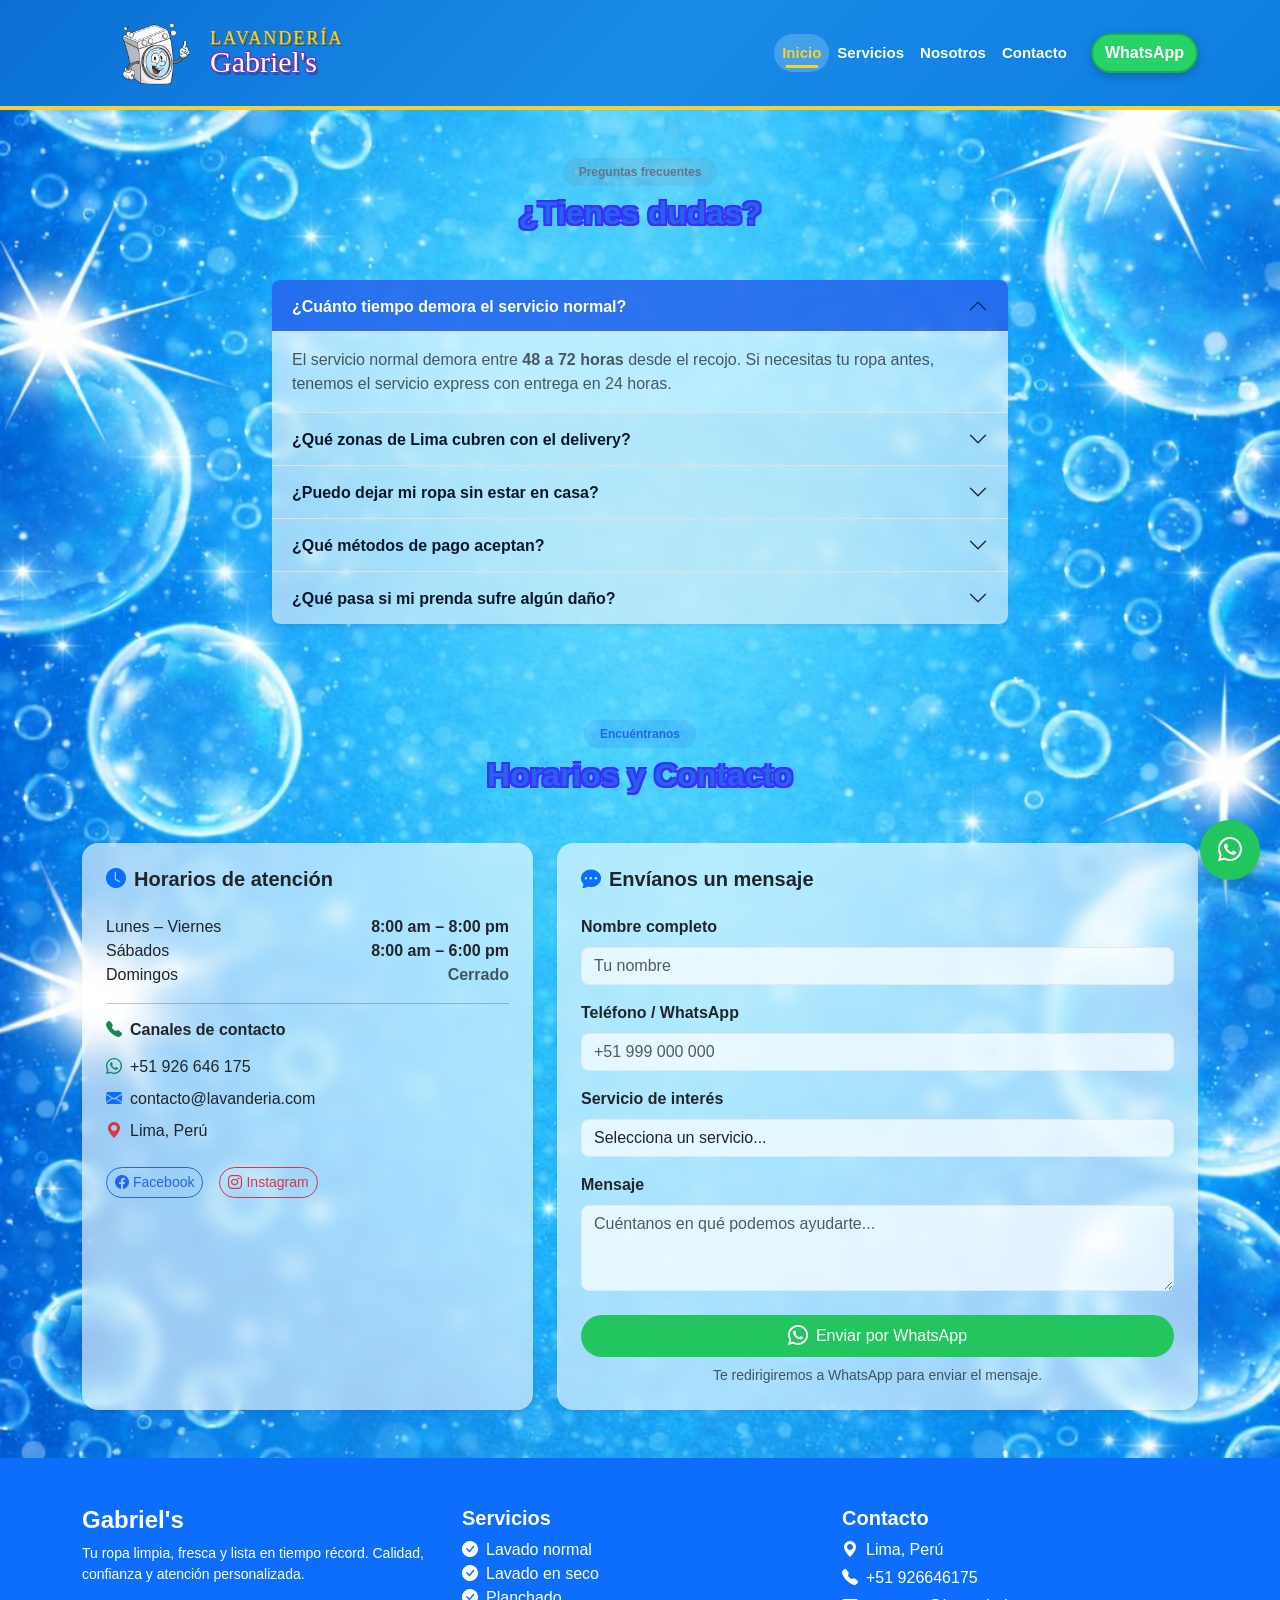
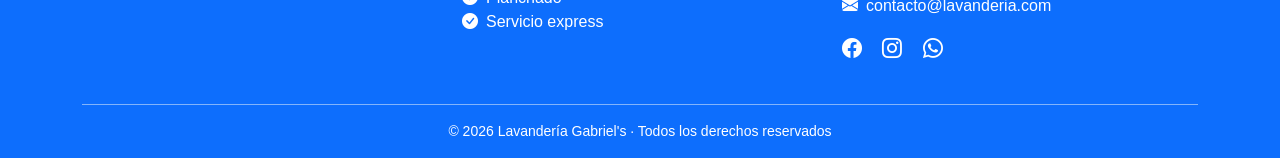
<file: contacto.html>
<!DOCTYPE html>
<html lang="es">

<head>
    <meta charset="UTF-8">
    <meta name="viewport" content="width=device-width, initial-scale=1.0">
    <title>Contacto</title>

    <link href="https://cdn.jsdelivr.net/npm/bootstrap@5.3.8/dist/css/bootstrap.min.css" rel="stylesheet"
        integrity="sha384-sRIl4kxILFvY47J16cr9ZwB07vP4J8+LH7qKQnuqkuIAvNWLzeN8tE5YBujZqJLB" crossorigin="anonymous">

    <link rel="stylesheet" href="https://cdn.jsdelivr.net/npm/bootstrap-icons@1.13.1/font/bootstrap-icons.min.css">

    <link rel="stylesheet" href="styles.css">
</head>

<body>

    <nav class="navbar navbar-expand-lg lavanav">
        <div class="container">

            <a class="navbar-brand d-flex align-items-center gap-2" href="index.html">
                <img src="img/logotipo01.png" alt="logo" width="120">
                <div class="d-flex flex-column">
                    <span class="brand-top">Lavandería</span>
                    <span class="brand-name">Gabriel's</span>
                </div>
            </a>

            <button class="navbar-toggler" type="button" data-bs-toggle="collapse" data-bs-target="#menu">
                <span class="navbar-toggler-icon"></span>
            </button>

            <div class="collapse navbar-collapse" id="menu">
                <ul class="navbar-nav ms-auto">
                    <li class="nav-item">
                        <a class="nav-link active" href="index.html">Inicio</a>
                    </li>
                    <li class="nav-item">
                        <a class="nav-link" href="servicios.html">Servicios</a>
                    </li>
                    <li class="nav-item">
                        <a class="nav-link" href="nosotros.html">Nosotros</a>
                    </li>
                    <li class="nav-item">
                        <a class="nav-link" href="contacto.html">Contacto</a>
                    </li>
                </ul>

                <a href="https://wa.me/51926646175"
                    class="btn btn-success btn-whatsapp ms-3 d-flex align-items-center gap-2">
                    WhatsApp
                </a>
            </div>

        </div>
    </nav>


    <!-- ════════════════ FAQ ════════════════ -->
    <section id="faq" class="py-5">
        <div class="container">
            <div class="text-center mb-5">
                <span class="badge bg-secondary-subtle text-secondary rounded-pill px-3 py-2 mb-2">Preguntas
                    frecuentes</span>
                <h2 class="fw-bold">¿Tienes dudas?</h2>
            </div>

            <div class="row justify-content-center">
                <div class="col-lg-8">
                    <div class="accordion accordion-flush shadow-sm rounded-3 overflow-hidden" id="faqAccordion">

                        <div class="accordion-item border-0 border-bottom">
                            <h2 class="accordion-header">
                                <button class="accordion-button fw-semibold" type="button" data-bs-toggle="collapse"
                                    data-bs-target="#faq1">
                                    ¿Cuánto tiempo demora el servicio normal?
                                </button>
                            </h2>
                            <div id="faq1" class="accordion-collapse collapse show" data-bs-parent="#faqAccordion">
                                <div class="accordion-body text-muted">
                                    El servicio normal demora entre <strong>48 a 72 horas</strong> desde el recojo. Si
                                    necesitas tu ropa antes, tenemos el servicio express con entrega en 24 horas.
                                </div>
                            </div>
                        </div>

                        <div class="accordion-item border-0 border-bottom">
                            <h2 class="accordion-header">
                                <button class="accordion-button fw-semibold collapsed" type="button"
                                    data-bs-toggle="collapse" data-bs-target="#faq2">
                                    ¿Qué zonas de Lima cubren con el delivery?
                                </button>
                            </h2>
                            <div id="faq2" class="accordion-collapse collapse" data-bs-parent="#faqAccordion">
                                <div class="accordion-body text-muted">
                                    Actualmente cubrimos los distritos de San Borja, Miraflores, Surco, San Isidro, La
                                    Molina, Pueblo Libre y distritos aledaños. Consúltanos por WhatsApp si tu zona no
                                    está en la lista.
                                </div>
                            </div>
                        </div>

                        <div class="accordion-item border-0 border-bottom">
                            <h2 class="accordion-header">
                                <button class="accordion-button fw-semibold collapsed" type="button"
                                    data-bs-toggle="collapse" data-bs-target="#faq3">
                                    ¿Puedo dejar mi ropa sin estar en casa?
                                </button>
                            </h2>
                            <div id="faq3" class="accordion-collapse collapse" data-bs-parent="#faqAccordion">
                                <div class="accordion-body text-muted">
                                    Sí. Coordinamos con portería o conserjería del edificio para el recojo y entrega.
                                    Solo avísanos con anticipación.
                                </div>
                            </div>
                        </div>

                        <div class="accordion-item border-0 border-bottom">
                            <h2 class="accordion-header">
                                <button class="accordion-button fw-semibold collapsed" type="button"
                                    data-bs-toggle="collapse" data-bs-target="#faq4">
                                    ¿Qué métodos de pago aceptan?
                                </button>
                            </h2>
                            <div id="faq4" class="accordion-collapse collapse" data-bs-parent="#faqAccordion">
                                <div class="accordion-body text-muted">
                                    Aceptamos efectivo, transferencia bancaria, Yape y Plin. El pago se realiza al
                                    momento de la entrega.
                                </div>
                            </div>
                        </div>

                        <div class="accordion-item border-0">
                            <h2 class="accordion-header">
                                <button class="accordion-button fw-semibold collapsed" type="button"
                                    data-bs-toggle="collapse" data-bs-target="#faq5">
                                    ¿Qué pasa si mi prenda sufre algún daño?
                                </button>
                            </h2>
                            <div id="faq5" class="accordion-collapse collapse" data-bs-parent="#faqAccordion">
                                <div class="accordion-body text-muted">
                                    Contamos con un seguro de responsabilidad. Si una prenda resulta dañada por error
                                    nuestro, la compensamos o reponemos. Tu tranquilidad es nuestra prioridad.
                                </div>
                            </div>
                        </div>

                    </div>
                </div>
            </div>
        </div>
    </section>


    <!-- ════════════════ HORARIOS & CONTACTO ════════════════ -->
    <section id="contacto" class="py-5 bg-light">
        <div class="container">
            <div class="text-center mb-5">
                <span class="badge bg-primary-subtle text-primary rounded-pill px-3 py-2 mb-2">Encuéntranos</span>
                <h2 class="fw-bold">Horarios y Contacto</h2>
            </div>

            <div class="row g-4">

                <div class="col-md-5">
                    <div class="card shadow-sm border-0 rounded-4 p-4 h-100">
                        <h5 class="fw-bold mb-4"><i class="bi bi-clock-fill text-primary me-2"></i>Horarios de atención
                        </h5>
                        <div class="horario-row d-flex justify-content-between">
                            <span>Lunes – Viernes</span>
                            <span class="fw-semibold">8:00 am – 8:00 pm</span>
                        </div>
                        <div class="horario-row d-flex justify-content-between">
                            <span>Sábados</span>
                            <span class="fw-semibold">8:00 am – 6:00 pm</span>
                        </div>
                        <div class="horario-row d-flex justify-content-between">
                            <span>Domingos</span>
                            <span class="fw-semibold text-muted">Cerrado</span>
                        </div>

                        <hr>

                        <h6 class="fw-bold mb-3"><i class="bi bi-telephone-fill text-success me-2"></i>Canales de
                            contacto</h6>
                        <p class="mb-2"><i class="bi bi-whatsapp text-success me-2"></i>+51 926 646 175</p>
                        <p class="mb-2"><i class="bi bi-envelope-fill text-primary me-2"></i>contacto@lavanderia.com</p>
                        <p class="mb-3"><i class="bi bi-geo-alt-fill text-danger me-2"></i>Lima, Perú</p>

                        <div class="d-flex gap-3 mt-2">
                            <a href="#" class="btn btn-outline-primary btn-sm rounded-pill">
                                <i class="bi bi-facebook me-1"></i>Facebook
                            </a>
                            <a href="#" class="btn btn-outline-danger btn-sm rounded-pill">
                                <i class="bi bi-instagram me-1"></i>Instagram
                            </a>
                        </div>
                    </div>
                </div>

                <div class="col-md-7">
                    <div class="card shadow-sm border-0 rounded-4 p-4 h-100">
                        <h5 class="fw-bold mb-4"><i class="bi bi-chat-dots-fill text-primary me-2"></i>Envíanos un
                            mensaje</h5>

                        <div class="mb-3">
                            <label class="form-label fw-semibold">Nombre completo</label>
                            <input type="text" class="form-control rounded-3" placeholder="Tu nombre">
                        </div>
                        <div class="mb-3">
                            <label class="form-label fw-semibold">Teléfono / WhatsApp</label>
                            <input type="tel" class="form-control rounded-3" placeholder="+51 999 000 000">
                        </div>
                        <div class="mb-3">
                            <label class="form-label fw-semibold">Servicio de interés</label>
                            <select class="form-select rounded-3">
                                <option value="">Selecciona un servicio...</option>
                                <option>Lavado normal</option>
                                <option>Lavado en seco</option>
                                <option>Ropa de bebé</option>
                                <option>Servicio express</option>
                                <option>Planchado</option>
                                <option>Recojo y delivery</option>
                            </select>
                        </div>
                        <div class="mb-4">
                            <label class="form-label fw-semibold">Mensaje</label>
                            <textarea class="form-control rounded-3" rows="3"
                                placeholder="Cuéntanos en qué podemos ayudarte..."></textarea>
                        </div>
                        <a href="https://wa.me/51926646175"
                            class="btn btn-success w-100 rounded-pill d-flex align-items-center justify-content-center gap-2">
                            <i class="bi bi-whatsapp fs-5"></i>
                            Enviar por WhatsApp
                        </a>
                        <p class="text-muted small text-center mt-2 mb-0">Te redirigiremos a WhatsApp para enviar el
                            mensaje.</p>
                    </div>
                </div>

            </div>
        </div>
    </section>


    <!-- ════════════════ TOAST BIENVENIDA ════════════════ -->
    <div class="toast-container position-fixed bottom-0 start-0 p-3" style="z-index:1100;">
        <div id="welcomeToast" class="toast align-items-center text-bg-primary border-0" role="alert"
            data-bs-delay="8000">
            <div class="d-flex">
                <div class="toast-body">
                    <i class="bi bi-stars me-2"></i>¡Hola! Escríbenos por WhatsApp y recibe <strong>20% de
                        descuento</strong> en tu primer servicio.
                </div>
                <button type="button" class="btn-close btn-close-white me-2 m-auto" data-bs-dismiss="toast"></button>
            </div>
        </div>
    </div>


    <!-- ════════════════ BOTÓN WHATSAPP FLOTANTE ════════════════ -->
    <a href="https://wa.me/51926646175" class="whatsapp-btn" title="Escríbenos por WhatsApp">
        <i class="bi bi-whatsapp"></i>
    </a>



    <footer class="bg-primary text-white pt-5 pb-3">
        <div class="container">
            <div class="row">

                <div class="col-md-4 mb-4">
                    <h4 class="fw-bold">Gabriel's</h4>
                    <p class="small">
                        Tu ropa limpia, fresca y lista en tiempo récord.
                        Calidad, confianza y atención personalizada.
                    </p>
                </div>

                <div class="col-md-4 mb-4">
                    <h5 class="fw-bold">Servicios</h5>
                    <ul class="list-unstyled">
                        <li><i class="bi bi-check-circle-fill me-2"></i>Lavado normal</li>
                        <li><i class="bi bi-check-circle-fill me-2"></i>Lavado en seco</li>
                        <li><i class="bi bi-check-circle-fill me-2"></i>Planchado</li>
                        <li><i class="bi bi-check-circle-fill me-2"></i>Servicio express</li>
                    </ul>
                </div>

                <div class="col-md-4 mb-4">
                    <h5 class="fw-bold">Contacto</h5>
                    <p class="mb-1"><i class="bi bi-geo-alt-fill me-2"></i>Lima, Perú</p>
                    <p class="mb-1"><i class="bi bi-telephone-fill me-2"></i>+51 926646175</p>
                    <p><i class="bi bi-envelope-fill me-2"></i>contacto@lavanderia.com</p>

                    <div class="mt-3">
                        <a href="#" class="text-white me-3 fs-5"><i class="bi bi-facebook"></i></a>
                        <a href="#" class="text-white me-3 fs-5"><i class="bi bi-instagram"></i></a>
                        <a href="#" class="text-white fs-5"><i class="bi bi-whatsapp"></i></a>
                    </div>
                </div>

            </div>

            <hr class="border-light opacity-50">

            <div class="text-center small">
                © 2026 Lavandería Gabriel's · Todos los derechos reservados
            </div>
        </div>
    </footer>

    <link href="https://cdn.jsdelivr.net/npm/bootstrap-icons/font/bootstrap-icons.css" rel="stylesheet">

</body>

<script src="https://cdn.jsdelivr.net/npm/bootstrap@5.3.8/dist/js/bootstrap.bundle.min.js"
    integrity="sha384-FKyoEForCGlyvwx9Hj09JcYn3nv7wiPVlz7YYwJrWVcXK/BmnVDxM+D2scQbITxI" crossorigin="anonymous">
    </script>

</html>
</file>
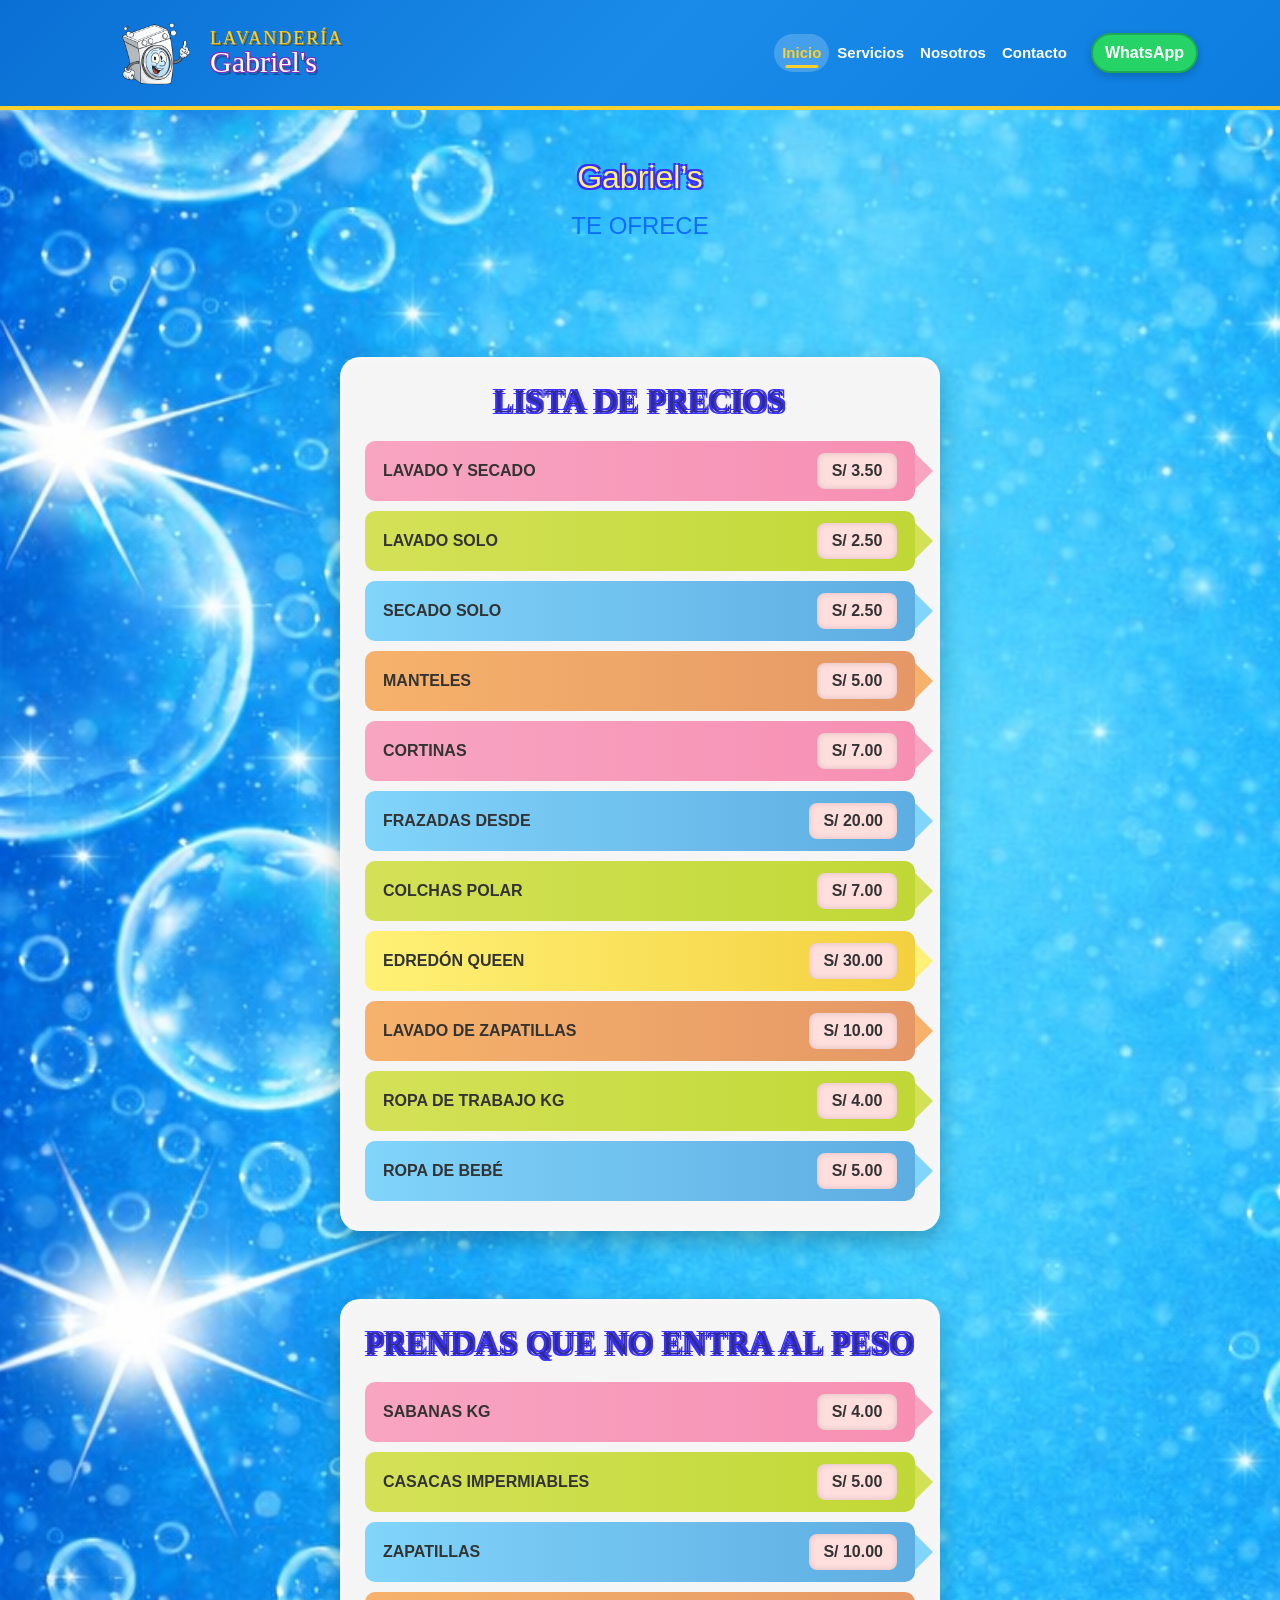
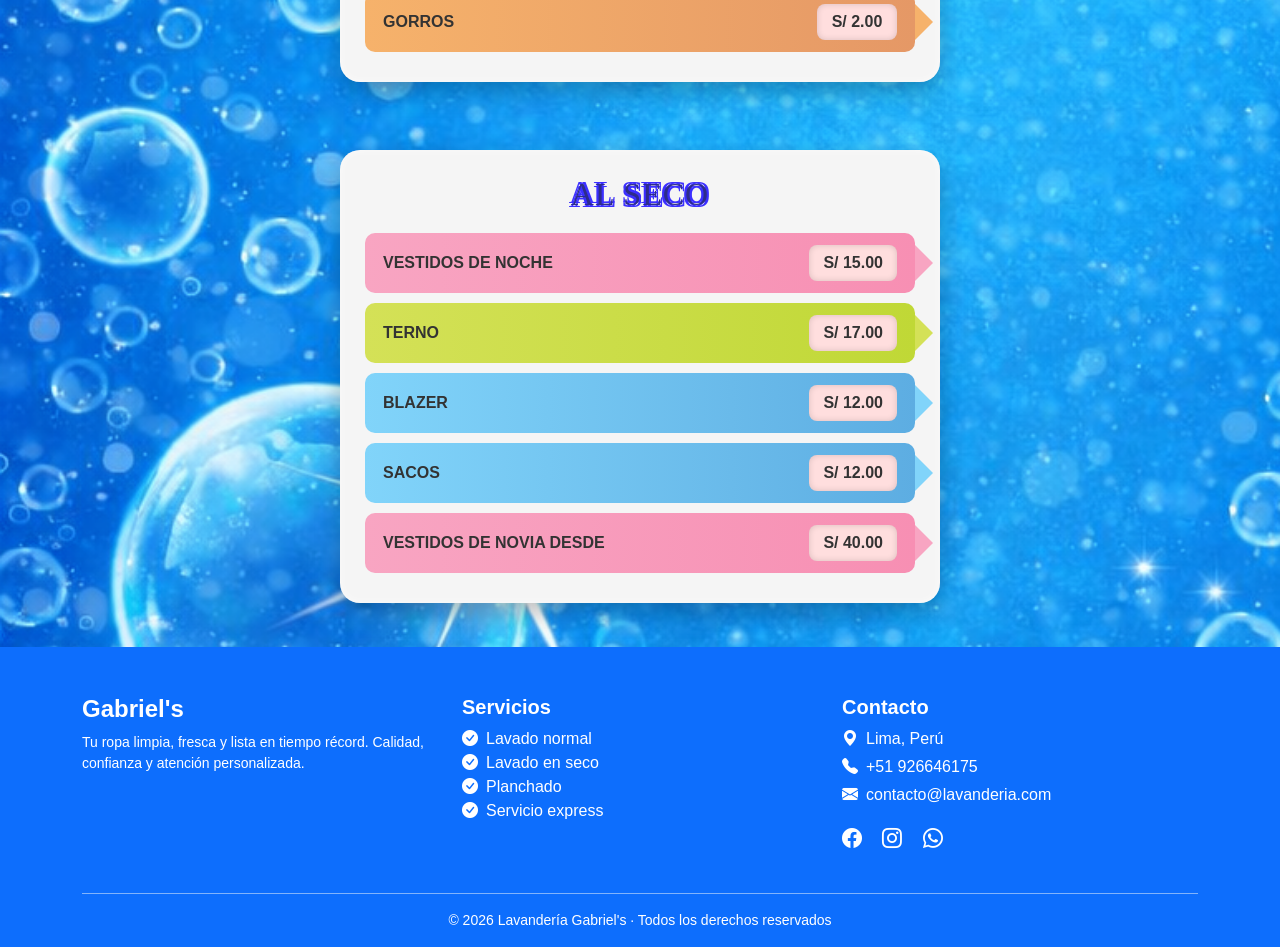
<file: servicios.html>
<!DOCTYPE html>
<html lang="es">

<head>
    <meta charset="UTF-8">
    <meta name="viewport" content="width=device-width, initial-scale=1.0">
    <title>Servicios - Lavandería Gabriel's</title>

    <link href="https://cdn.jsdelivr.net/npm/bootstrap@5.3.8/dist/css/bootstrap.min.css" rel="stylesheet"
        integrity="sha384-sRIl4kxILFvY47J16cr9ZwB07vP4J8+LH7qKQnuqkuIAvNWLzeN8tE5YBujZqJLB" crossorigin="anonymous">

    <link rel="stylesheet" href="https://cdn.jsdelivr.net/npm/bootstrap-icons@1.13.1/font/bootstrap-icons.min.css">

    <link rel="stylesheet" href="styles.css">

</head>

<body>

    <nav class="navbar navbar-expand-lg lavanav">
        <div class="container">

            <a class="navbar-brand d-flex align-items-center gap-2" href="index.html">
                <img src="img/logotipo01.png" alt="logo" width="120">
                <div class="d-flex flex-column">
                    <span class="brand-top">Lavandería</span>
                    <span class="brand-name">Gabriel's</span>
                </div>
            </a>

            <button class="navbar-toggler" type="button" data-bs-toggle="collapse" data-bs-target="#menu">
                <span class="navbar-toggler-icon"></span>
            </button>

            <div class="collapse navbar-collapse" id="menu">
                <ul class="navbar-nav ms-auto">
                    <li class="nav-item">
                        <a class="nav-link active" href="index.html">Inicio</a>
                    </li>
                    <li class="nav-item">
                        <a class="nav-link" href="servicios.html">Servicios</a>
                    </li>
                    <li class="nav-item">
                        <a class="nav-link" href="nosotros.html">Nosotros</a>
                    </li>
                    <li class="nav-item">
                        <a class="nav-link" href="contacto.html">Contacto</a>
                    </li>
                </ul>

                <a href="https://wa.me/51926646175"
                    class="btn btn-success btn-whatsapp ms-3 d-flex align-items-center gap-2">
                    WhatsApp
                </a>
            </div>

        </div>
    </nav>

    <main>

        <!-- INTRO -->
        <section class="container py-5">
            <h2 class="text-center mb-3">Gabriel’s</h2>
            <h4 class="text-center text-primary mb-4">TE OFRECE</h4>

        </section>

        <!-- CARTEL 1 -->
        <section class="container py-4">
            <div class="cartel-precios">
                <h2 class="titulo-cartel">LISTA DE PRECIOS</h2>

                <div class="item rosa"><span>LAVADO Y SECADO</span><span>S/ 3.50</span></div>
                <div class="item verde"><span>LAVADO SOLO</span><span>S/ 2.50</span></div>
                <div class="item celeste"><span>SECADO SOLO</span><span>S/ 2.50</span></div>
                <div class="item naranja"><span>MANTELES</span><span>S/ 5.00</span></div>
                <div class="item rosa"><span>CORTINAS</span><span>S/ 7.00</span></div>
                <div class="item celeste"><span>FRAZADAS DESDE</span><span>S/ 20.00</span></div>
                <div class="item verde"><span>COLCHAS POLAR</span><span>S/ 7.00</span></div>
                <div class="item amarillo"><span>EDREDÓN QUEEN</span><span>S/ 30.00</span></div>
                <div class="item naranja"><span>LAVADO DE ZAPATILLAS</span><span>S/ 10.00</span></div>
                <div class="item verde"><span>ROPA DE TRABAJO KG</span><span>S/ 4.00</span></div>
                <div class="item celeste"><span>ROPA DE BEBÉ</span><span>S/ 5.00</span></div>
            </div>
        </section>

        <!-- CARTEL 2 -->
        <section class="container py-4">
            <div class="cartel-precios">
                <h2 class="titulo-cartel">PRENDAS QUE NO ENTRA AL PESO</h2>

                <div class="item rosa"><span>SABANAS KG</span><span>S/ 4.00</span></div>
                <div class="item verde"><span>CASACAS IMPERMIABLES</span><span>S/ 5.00</span></div>
                <div class="item celeste"><span>ZAPATILLAS</span><span>S/ 10.00</span></div>
                <div class="item naranja"><span>GORROS</span><span>S/ 2.00</span></div>
            </div>
        </section>

        <!-- CARTEL 3 -->
        <section class="container py-4">
            <div class="cartel-precios">
                <h2 class="titulo-cartel">AL SECO</h2>

                <div class="item rosa"><span>VESTIDOS DE NOCHE</span><span>S/ 15.00</span></div>
                <div class="item verde"><span>TERNO</span><span>S/ 17.00</span></div>
                <div class="item celeste"><span>BLAZER</span><span>S/ 12.00</span></div>
                <div class="item celeste"><span>SACOS</span><span>S/ 12.00</span></div>
                <div class="item rosa"><span>VESTIDOS DE NOVIA DESDE</span><span>S/ 40.00</span></div>
            </div>
        </section>

    </main>

    <footer class="bg-primary text-white pt-5 pb-3">
        <div class="container">
            <div class="row">

                <div class="col-md-4 mb-4">
                    <h4 class="fw-bold">Gabriel's</h4>
                    <p class="small">
                        Tu ropa limpia, fresca y lista en tiempo récord.
                        Calidad, confianza y atención personalizada.
                    </p>
                </div>

                <div class="col-md-4 mb-4">
                    <h5 class="fw-bold">Servicios</h5>
                    <ul class="list-unstyled">
                        <li><i class="bi bi-check-circle-fill me-2"></i>Lavado normal</li>
                        <li><i class="bi bi-check-circle-fill me-2"></i>Lavado en seco</li>
                        <li><i class="bi bi-check-circle-fill me-2"></i>Planchado</li>
                        <li><i class="bi bi-check-circle-fill me-2"></i>Servicio express</li>
                    </ul>
                </div>

                <div class="col-md-4 mb-4">
                    <h5 class="fw-bold">Contacto</h5>
                    <p class="mb-1"><i class="bi bi-geo-alt-fill me-2"></i>Lima, Perú</p>
                    <p class="mb-1"><i class="bi bi-telephone-fill me-2"></i>+51 926646175</p>
                    <p><i class="bi bi-envelope-fill me-2"></i>contacto@lavanderia.com</p>

                    <div class="mt-3">
                        <a href="#" class="text-white me-3 fs-5"><i class="bi bi-facebook"></i></a>
                        <a href="#" class="text-white me-3 fs-5"><i class="bi bi-instagram"></i></a>
                        <a href="#" class="text-white fs-5"><i class="bi bi-whatsapp"></i></a>
                    </div>
                </div>

            </div>

            <hr class="border-light opacity-50">

            <div class="text-center small">
                © 2026 Lavandería Gabriel's · Todos los derechos reservados
            </div>
        </div>
    </footer>

    <link href="https://cdn.jsdelivr.net/npm/bootstrap-icons/font/bootstrap-icons.css" rel="stylesheet">

</body>

<script src="https://cdn.jsdelivr.net/npm/bootstrap@5.3.8/dist/js/bootstrap.bundle.min.js"
    integrity="sha384-FKyoEForCGlyvwx9Hj09JcYn3nv7wiPVlz7YYwJrWVcXK/BmnVDxM+D2scQbITxI" crossorigin="anonymous">
    </script>

</html>
</file>
<file: styles.css>
/* ════════════════ FUENTE ════════════════ */
@import url('https://fonts.googleapis.com/css2?family=Fredoka:wght@400;600;700&display=swap');

/* ════════════════ PALETA EXTENDIDA ════════════════ */
:root {
    --azul: #0077ff;
    --azul-oscuro: #0047ab;
    --azul-profundo: #002f6c;
    --azul-claro: #00aaff;

    --amarillo: #ffe600;
    --amarillo-soft: #fff34d;
    --amarillo-pastel: #fff9b0;

    --morado: #3b2fff;
    --morado-oscuro: #2a1fcc;
    --morado-claro: #6a5cff;

    --blanco: #ffffff;
    --gris-claro: #f5f7ff;
    --gris: #dfe6ff;
    --negro-suave: #1a1a1a;
}

/* ════════════════ BASE ════════════════ */
body {
    font-family: 'Fredoka', sans-serif;
    background: linear-gradient(135deg, var(--azul-claro), var(--azul), var(--azul-oscuro));
    color: var(--negro-suave);
}

* {
    transition: all 0.25s ease;
}

/* ════════════════ CARRUSEL ════════════════ */
#heroCarousel {
    max-width: 1100px;
    margin: 30px auto;
    border-radius: 25px;
    overflow: hidden;
    box-shadow: 0 25px 60px rgba(0, 0, 0, 0.35);
    border: 4px solid var(--azul);
}

.carousel-slide {
    min-height: 450px;
    display: flex;
    align-items: center;
    justify-content: center;
    text-align: center;
    position: relative;
    background: linear-gradient(135deg, var(--azul-claro), var(--azul), var(--azul-profundo));
}

.carousel-slide::after {
    content: "✦ ✧ ✦";
    position: absolute;
    top: 15px;
    left: 20px;
    font-size: 16px;
    color: rgba(255, 255, 255, 0.7);
}

.carousel-slide>div {
    position: relative;
    z-index: 2;
    padding: 28px 38px;
    border-radius: 18px;
    background: rgba(255, 255, 255, 0.12);
    backdrop-filter: blur(12px);
    border: 2px solid rgba(255, 255, 255, 0.3);
}

.carousel-icon {
    font-size: 3rem;
    color: var(--amarillo);
}

.carousel-slide h1 {
    font-weight: 800;
    color: var(--amarillo);
    text-shadow:
        -2px -2px 0 var(--morado),
        2px -2px 0 var(--morado),
        -2px 2px 0 var(--morado),
        2px 2px 0 var(--morado),
        0px 5px 15px rgba(0, 0, 0, 0.4);
}

.carousel-slide p {
    color: var(--blanco);
}

/* ════════════════ ALERTAS ════════════════ */
.alert {
    border-radius: 15px;
    border: 2px solid var(--morado);
    background: var(--amarillo-pastel);
}

/* ════════════════ TITULOS ════════════════ */
h2 {
    color: var(--amarillo);
    text-shadow:
        -2px -2px 0 var(--morado),
        2px -2px 0 var(--morado),
        -2px 2px 0 var(--morado),
        2px 2px 0 var(--morado);
}

/* ════════════════ SERVICIOS ════════════════ */
.service-card {
    border-radius: 20px;
    border: 2px solid var(--morado);
    background: var(--blanco);
}

/* ════════════════ PRECIOS (MEJORADO) ════════════════ */

/* quitar blanco bootstrap */
#precios.bg-light {
    background: none !important;
}

/* fondo extrovertido */
#precios {
    background: linear-gradient(135deg,
            rgba(0, 170, 255, 0.2),
            rgba(0, 119, 255, 0.3),
            rgba(0, 71, 171, 0.35));
    backdrop-filter: blur(8px);
    border-radius: 30px;
    margin: 50px auto;
    max-width: 1200px;
    padding: 60px 20px;
    box-shadow: 0 25px 60px rgba(0, 0, 0, 0.3);
}

/* centrar */
#precios .row {
    justify-content: center;
}

/* tarjetas */
.price-card {
    border-radius: 25px;
    border: 2px solid var(--morado);
    background: rgba(255, 255, 255, 0.75);
    backdrop-filter: blur(12px);
}

.price-card:hover {
    transform: translateY(-12px) scale(1.05);
    box-shadow: 0 30px 60px rgba(0, 0, 0, 0.35);
}

/* destacada */
.price-card.featured {
    background: linear-gradient(135deg,
            var(--amarillo),
            #ffd000,
            var(--amarillo-soft));
    border: 3px solid var(--morado);
    transform: scale(1.06);
}

/* precio */
.price-amount {
    font-size: 3rem;
    font-weight: 900;
    color: var(--azul-oscuro);
}

/* lista */
.price-card ul {
    text-align: center;
}

.price-card ul li {
    text-align: left;
    display: inline-block;
}

/* botones */
#precios .btn {
    font-weight: 700;
}

/* ════════════════ RESPONSIVE ════════════════ */
@media (max-width: 768px) {
    #heroCarousel {
        margin: 15px;
    }
}






.lavanav {
    background: linear-gradient(135deg, #0a6fd4 0%, #1a8be8 50%, #0d7de0 100%);
    border-bottom: 4px solid #f9d12e;
    font-family: 'Nunito', sans-serif;
    position: relative;
    overflow: hidden;
}

/* Logo icono */
.brand-icon {
    width: 52px;
    height: 52px;
    background: white;
    border-radius: 50%;
    display: flex;
    align-items: center;
    justify-content: center;
    border: 3px solid #f9d12e;
    box-shadow: 0 2px 8px rgba(0, 0, 0, 0.2);
    flex-shrink: 0;
}

/* Texto del logo */
.brand-top {
    font-family: 'Fredoka One', cursive;
    font-size: 18px;
    color: #f9d12e;
    text-shadow: 1px 1px 0 #b8860b, 2px 2px 0 rgba(0, 0, 0, 0.3);
    letter-spacing: 2px;
    text-transform: uppercase;
    display: block;
    line-height: 1;
}

.brand-name {
    font-family: 'Fredoka One', cursive;
    font-size: 30px;
    color: #ffffff;
    text-shadow:
        -1px -1px 0 #7b2fbe,
        1px -1px 0 #7b2fbe,
        -1px 1px 0 #7b2fbe,
        1px 1px 0 #7b2fbe,
        2px 3px 0 rgba(0, 0, 0, 0.3);
    line-height: 1;
}

/* Links de navegación */
.lavanav .nav-link {
    font-weight: 700;
    font-size: 15px;
    color: white !important;
    padding: 8px 16px;
    border-radius: 50px;
    transition: all 0.25s ease;
    position: relative;
}

.lavanav .nav-link::after {
    content: '';
    position: absolute;
    bottom: 4px;
    left: 50%;
    transform: translateX(-50%);
    width: 0;
    height: 3px;
    background: #f9d12e;
    border-radius: 2px;
    transition: width 0.25s ease;
}

.lavanav .nav-link:hover {
    background: rgba(255, 255, 255, 0.15);
    color: #f9d12e !important;
}

.lavanav .nav-link:hover::after,
.lavanav .nav-link.active::after {
    width: 60%;
}

.lavanav .nav-link.active {
    background: rgba(255, 255, 255, 0.2);
    color: #f9d12e !important;
}

/* Botón WhatsApp */
.btn-whatsapp {
    background: #25d366 !important;
    border: 2px solid #1da851 !important;
    border-radius: 50px !important;
    font-weight: 700;
    box-shadow: 0 3px 8px rgba(0, 0, 0, 0.2);
    transition: all 0.25s ease !important;
}

.btn-whatsapp:hover {
    background: #1da851 !important;
    transform: translateY(-2px);
    box-shadow: 0 5px 14px rgba(0, 0, 0, 0.3) !important;
}

/* Toggler en mobile */
.lavanav .navbar-toggler {
    border-color: rgba(255, 255, 255, 0.5);
}

.lavanav .navbar-toggler-icon {
    filter: brightness(0) invert(1);
}





body {
    font-family: "Open Sans", sans-serif;
    background: url('img/fondo-burbujas.png');
    background-size: cover;
}


.whatsapp-btn {
    position: fixed;
    bottom: 20px;
    right: 20px;
    background-color: #25D366;
    color: white;
    border-radius: 50%;
    width: 60px;
    height: 60px;
    display: flex;
    align-items: center;
    justify-content: center;
    font-size: 28px;
    text-decoration: none;
    box-shadow: 0 4px 10px rgba(0, 0, 0, 0.3);
}

/* ===== VARIABLES (más orden y control) ===== */
:root {
    --rosa: #f8a5c2;
    --verde: #d4e157;
    --celeste: #81d4fa;
    --naranja: #f6b26b;
    --amarillo: #fff176;

    --precio-bg: #ffdede;
    --texto: #333;
}

/* ===== CONTENEDOR ===== */
.cartel-precios {
    background: #f5f5f5;
    padding: 25px 25px 20px;
    border-radius: 20px;
    max-width: 600px;
    margin: auto;
    box-shadow:
        0 10px 25px rgba(0,0,0,0.25),
        inset 0 0 10px rgba(255,255,255,0.6);
}

/* ===== TITULO ===== */
.titulo-cartel {
    text-align: center;
    font-family: 'Fredoka One', cursive;
    color: #2d2d8a;
    margin-bottom: 20px;
    letter-spacing: 1px;
}

/* ===== ITEM ===== */
.item {
    position: relative;
    display: flex;
    justify-content: space-between;
    align-items: center;
    padding: 12px 18px;
    margin-bottom: 10px;
    border-radius: 10px;
    font-weight: 700;
    color: var(--texto);
    transition: all 0.25s ease;
}

/* HOVER SUAVE */
.item:hover {
    transform: translateX(5px);
}

/* ===== FLECHA ===== */
.item::after {
    content: "";
    position: absolute;
    right: -18px;
    top: 50%;
    transform: translateY(-50%);
    border-top: 18px solid transparent;
    border-bottom: 18px solid transparent;
}

/* ===== PRECIO ===== */
.item span:last-child {
    background: var(--precio-bg);
    padding: 6px 14px;
    border-radius: 8px;
    font-weight: 800;
    box-shadow: inset 0 0 6px rgba(0,0,0,0.15);
    min-width: 80px;
    text-align: center;
}

/* ===== COLORES (más consistentes) ===== */
.rosa {
    background: linear-gradient(90deg, var(--rosa), #f78fb3);
}
.rosa::after {
    border-left: 18px solid var(--rosa);
}

.verde {
    background: linear-gradient(90deg, var(--verde), #c0d836);
}
.verde::after {
    border-left: 18px solid var(--verde);
}

.celeste {
    background: linear-gradient(90deg, var(--celeste), #5dade2);
}
.celeste::after {
    border-left: 18px solid var(--celeste);
}

.naranja {
    background: linear-gradient(90deg, var(--naranja), #e59866);
}
.naranja::after {
    border-left: 18px solid var(--naranja);
}

.amarillo {
    background: linear-gradient(90deg, var(--amarillo), #f4d03f);
}
.amarillo::after {
    border-left: 18px solid var(--amarillo);
}

/* ===== SEPARACIÓN ENTRE BLOQUES ===== */
section.container {
    margin-bottom: 20px;
}

/* ===== RESPONSIVE ===== */
@media (max-width: 576px) {

    .cartel-precios {
        padding: 20px;
    }

    .item {
        flex-direction: column;
        align-items: flex-start;
        gap: 5px;
    }

    .item span:last-child {
        align-self: flex-end;
    }

    .item::after {
        display: none; /* evita romper diseño en móvil */
    }
}

/* ════════════════ PALETA ════════════════ */
:root {
    --primary: #2563eb;
    --secondary: #64748b;
    --accent: #22c55e;
    --border: #e2e8f0;
}

/* ════════════════ FAQ ════════════════ */
#faq {
    background: transparent;
}

#faq h2 {
    color: var(--primary);
}

#faq .badge {
    background: rgba(100, 116, 139, 0.15) !important;
    color: var(--secondary) !important;
}

/* Accordion */
.accordion-item {
    background: transparent;
}

.accordion-button {
    background: rgba(241, 245, 249, 0.6);
    backdrop-filter: blur(6px);
    color: #0f172a;
}

.accordion-button:not(.collapsed) {
    background: rgba(37, 99, 235, 0.85);
    color: #fff;
}

.accordion-body {
    background: rgba(255, 255, 255, 0.6);
    backdrop-filter: blur(6px);
}

/* ════════════════ CONTACTO ════════════════ */
#contacto {
    background: transparent !important;
}

#contacto h2 {
    color: var(--primary);
}

#contacto .badge {
    background: rgba(37, 99, 235, 0.15) !important;
    color: var(--primary) !important;
}

/* Cards transparentes */
.card {
    background: rgba(255, 255, 255, 0.6);
    backdrop-filter: blur(8px);
    border: 1px solid var(--border);
    transition: 0.3s;
}

.card:hover {
    transform: translateY(-5px);
    box-shadow: 0 10px 25px rgba(0,0,0,0.1);
}

/* Inputs */
.form-control,
.form-select {
    background: rgba(255, 255, 255, 0.7);
    border: 1px solid var(--border);
}

.form-control:focus,
.form-select:focus {
    border-color: var(--primary);
    box-shadow: 0 0 0 0.15rem rgba(37, 99, 235, 0.2);
}

/* Botón WhatsApp */
.btn-success {
    background: var(--accent);
    border: none;
}

.btn-success:hover {
    background: #16a34a;
}

/* Botones outline */
.btn-outline-primary {
    border-color: var(--primary);
    color: var(--primary);
}

.btn-outline-primary:hover {
    background: var(--primary);
    color: #fff;
}

/* ════════════════ TOAST ════════════════ */
.toast {
    background: rgba(37, 99, 235, 0.9) !important;
    backdrop-filter: blur(6px);
}

/* ════════════════ WHATSAPP FLOAT ════════════════ */
.whatsapp-btn {
    position: fixed;
    bottom: 20px;
    right: 20px;
    background: var(--accent);
    color: white;
    font-size: 24px;
    padding: 12px 16px;
    border-radius: 50%;
    box-shadow: 0 8px 20px rgba(0,0,0,0.2);
    z-index: 999;
    transition: 0.3s;
}

.whatsapp-btn:hover {
    transform: scale(1.1);
    background: #16a34a;
}
</file>
